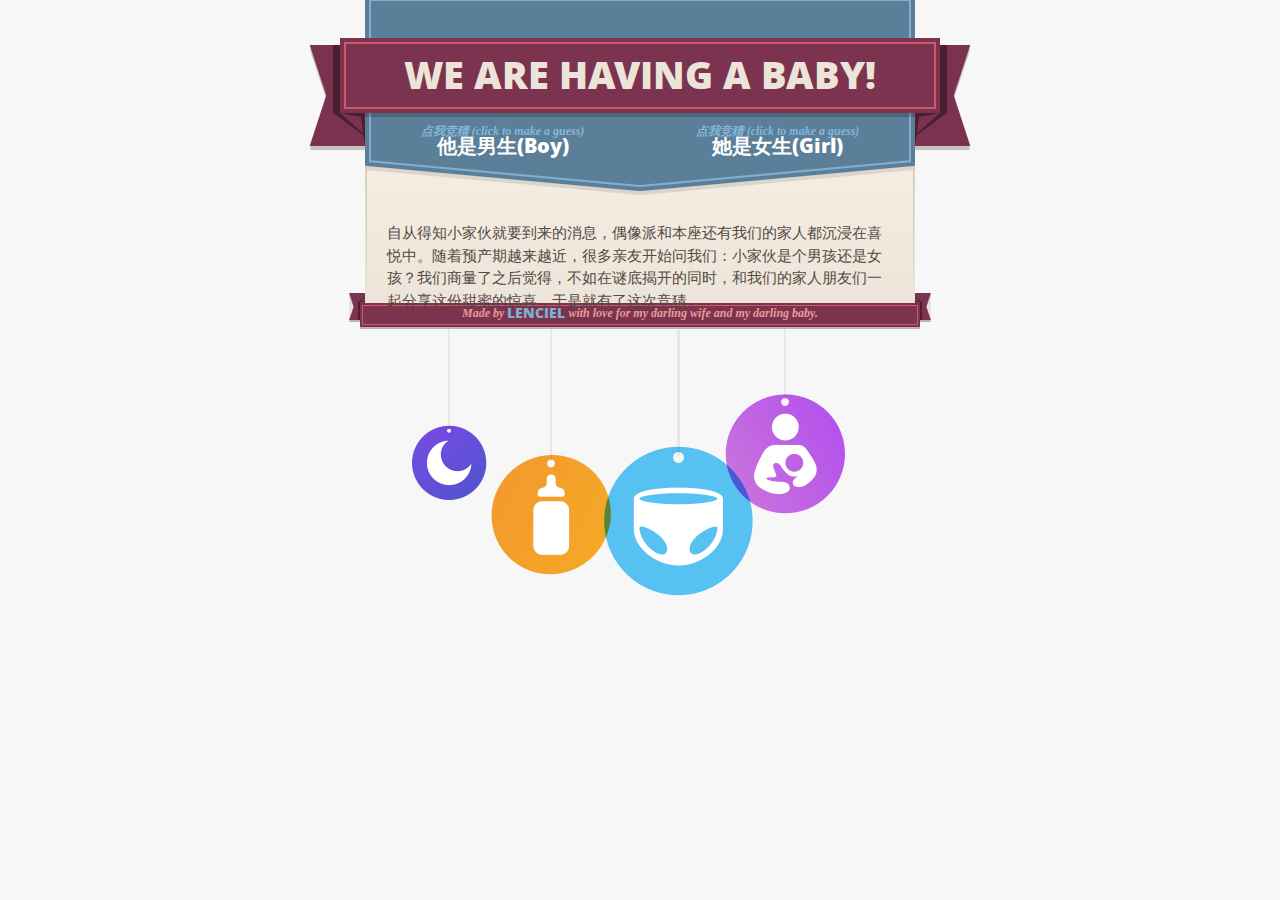
<file: index.html>
<!DOCTYPE html>
<html>
  <head>
    <meta charset='utf-8'>
    <meta http-equiv="X-UA-Compatible" content="chrome=1">
    <meta name="viewport" content="width=640" />

    <link rel="stylesheet" href="stylesheets/core.css" media="screen"/>
    <link rel="stylesheet" href="stylesheets/mobile.css" media="handheld, only screen and (max-device-width:640px)"/>
    <link rel="stylesheet" href="stylesheets/pygment_trac.css"/>
    <link rel="stylesheet" href="stylesheets/vex.css" />
    <link rel="stylesheet" href="stylesheets/vex-theme-os.css" />

    <script type="text/javascript" src="javascripts/modernizr.js"></script>
    <script type="text/javascript" src="javascripts/jquery.min.js"></script>
    <script type="text/javascript" src="javascripts/headsmart.min.js"></script>
    <script src="javascripts/vex.combined.min.js"></script>
    <script>vex.defaultOptions.className = 'vex-theme-os';</script>
    <script type="text/javascript" src="javascripts/main.js"></script>
    <script type="text/javascript">
    </script>
    <title>Baby-lottery by lenciel</title>
  </head>

  <body>
    <!--<a id="forkme_banner" href="https://github.com/lenciel/baby-lottery">View on GitHub</a>-->
    <div class="shell">

      <header>
        <span class="ribbon-outer">
          <span class="ribbon-inner">
            <!--<h1>我猜我猜我猜猜猜!</h1>-->
            <h1>We are having a baby!</h1>
            <h2></h2>
          </span>
          <span class="left-tail"></span>
          <span class="right-tail"></span>
        </span>
      </header>

      <section id="downloads">
        <span class="inner">
          <a href="#" class="boy"><em>点我竞猜 (click to make a guess)</em>他是男生(Boy)</a>
          <a href="#" class="girl"><em>点我竞猜 (click to make a guess)</em>她是女生(Girl)</a>
        </span>
      </section>


      <span class="banner-fix"></span>


      <section id="main_content">
        <p>自从得知小家伙就要到来的消息，偶像派和本座还有我们的家人都沉浸在喜悦中。随着预产期越来越近，很多亲友开始问我们：小家伙是个男孩还是女孩？我们商量了之后觉得，不如在谜底揭开的同时，和我们的家人朋友们一起分享这份甜蜜的惊喜，于是就有了这次竞猜。</p>
      </section>

      <footer>
        <span class="ribbon-outer">
          <span class="ribbon-inner">
            <p>Made by <a href="http://lenciel.cn">lenciel</a> with love for my darling wife and my darling baby.</p>
          </span>
          <span class="left-tail"></span>
          <span class="right-tail"></span>
        </span>
      </footer>

    </div>

    
  </body>
</html>
</file>
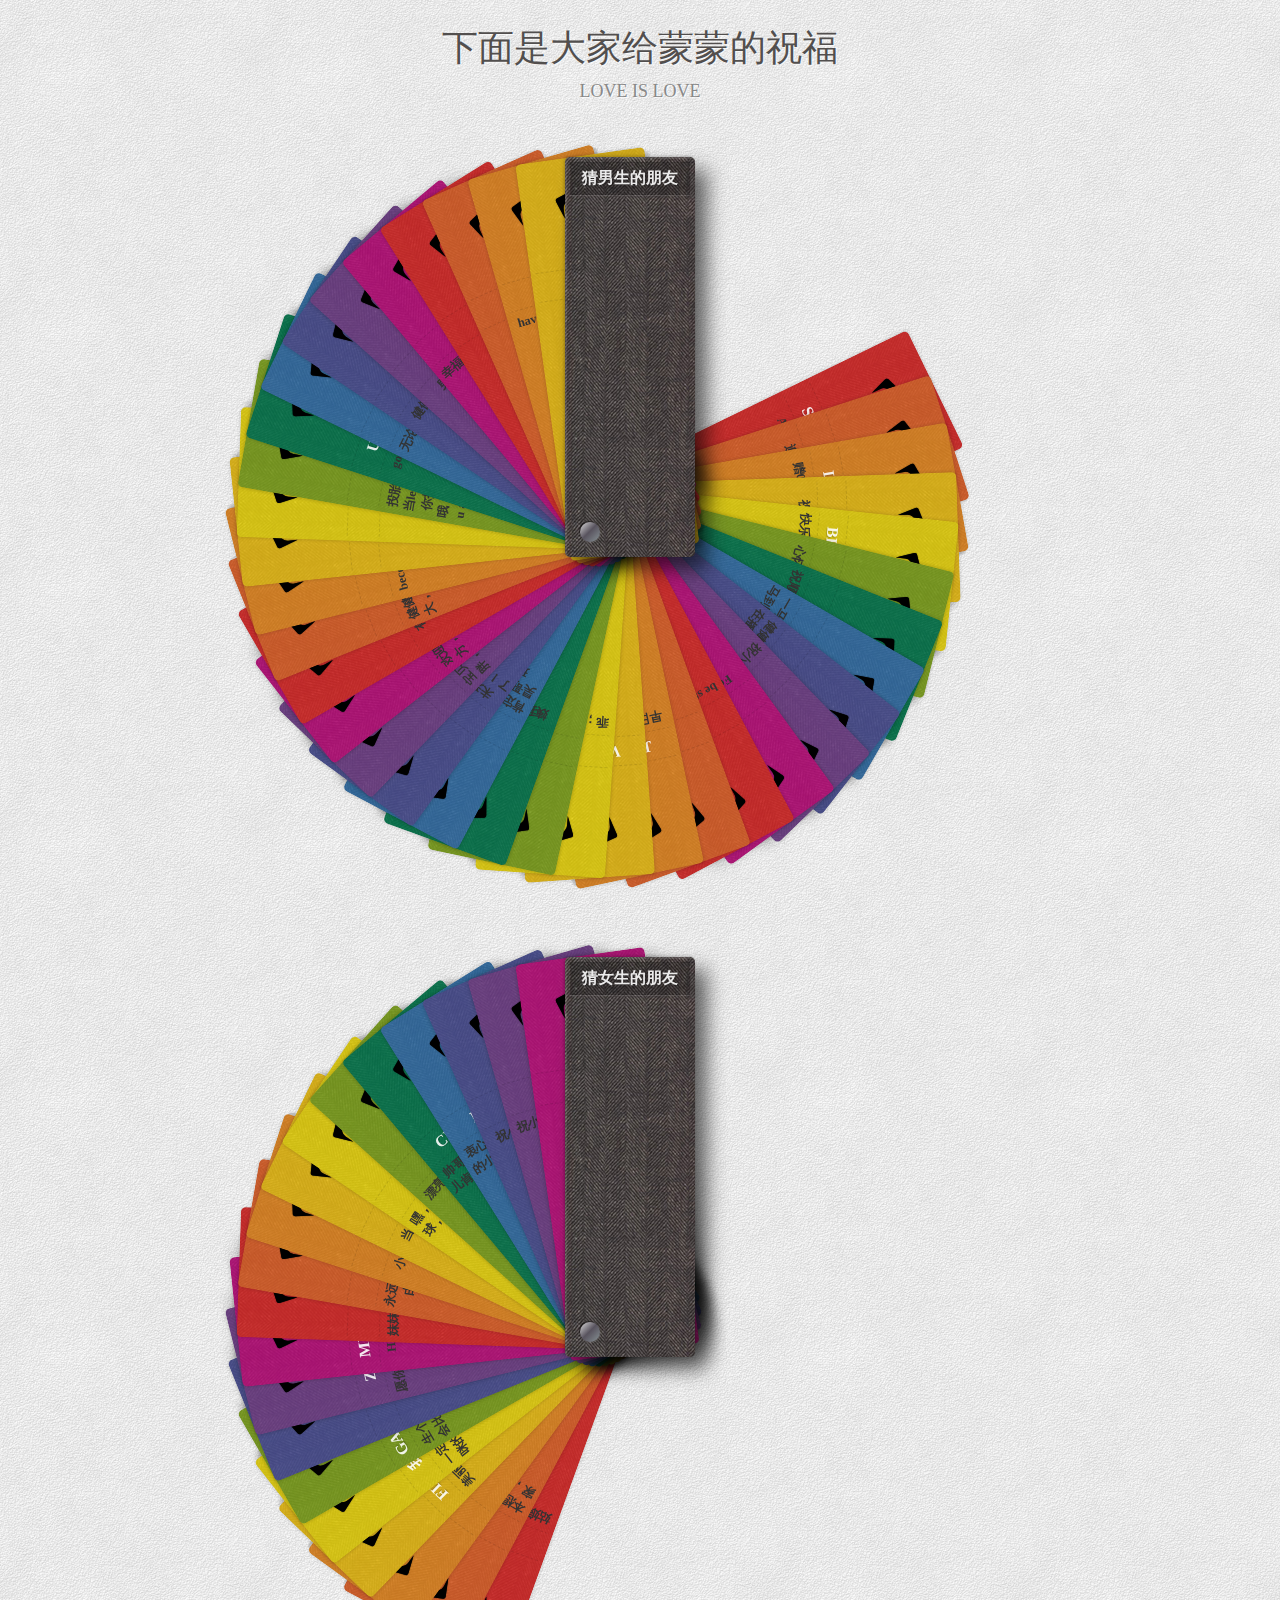
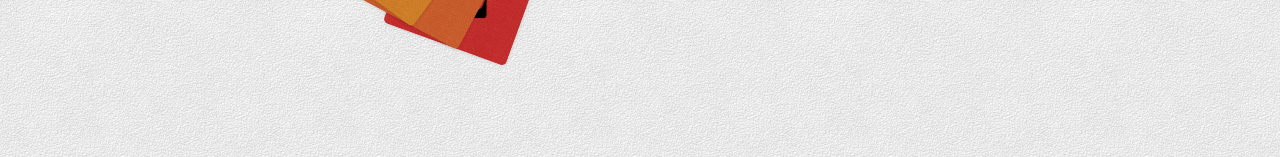
<file: all_greetings.html>
<!DOCTYPE html>
<html>
<head>

  <meta charset='utf-8'>
  <meta http-equiv="X-UA-Compatible" content="IE=edge,chrome=1">
  <meta http-equiv="Content-Type" content="text/html; charset=UTF-8">
  <meta name="description" content="Greetings for my baby">
  <meta name="author" content="lenciel">
  <!-- Set the viewport width to device width for mobile -->
  <meta name="viewport" content="width=640, initial-scale=1"/>

  <title>亲友祝福</title>

  <!-- CSS start Here-->
  
  <link rel="stylesheet" href="stylesheets/card.css">
  <link rel="stylesheet" href="stylesheets/style.css" />
  <!--<link href='http://fonts.googleapis.com/css?family=Open+Sans+Condensed:700,300,300italic' rel='stylesheet' type='text/css'>-->
  <script src="javascripts/modernizr_min.js"></script>
  <!--[if lte IE 8]><style>.main{display:none;} .support-note .note-ie{display:block;}</style><![endif]-->
  
  <!-- CSS end Here-->

  <!-- JS start Here-->
  
  <script src="javascripts/jquery.js"></script>
  <script src="javascripts/modernizr.js"></script>
  
  <!-- JS end Here-->
</head>

<body>
<!-- Content Wrapper start Here-->
<div class="container">
  <header>
    <h1>下面是大家给蒙蒙的祝福</h1>
    <h2>LOVE IS LOVE</h2>
  </header>
  <!-- Main Wrapper start Here-->
  <section class="main">
    <div id="sb-container" class="sb-container">
      <div class="color1">
        <span class="sb-icon icon-picture"></span>
        <h4><span>Smile Xu</span></h4>
        <h5><span>A football star is coming</span></h5>
      </div>
      <div class="color2">
        <span class="sb-icon icon-picture"></span>
        <h4><span>郭欢</span></h4>
        <h5><span>迎接第二足球代</span></h5>
      </div>
      <div class="color3">
        <span class="sb-icon icon-picture"></span>
        <h4><span>lethe3k</span></h4>
        <h5><span>赠0.1 ltc当满月礼物</span></h5>
      </div>
      <div class="color4">
        <span class="sb-icon icon-picture"></span>
        <h4><span>jerry</span></h4>
        <h5><span>祝宝宝聪明伶俐</span></h5>
      </div>
      <div class="color5">
        <span class="sb-icon icon-picture"></span>
        <h4><span>bergkamp</span></h4>
        <h5><span>快乐小基友一枚。健康快乐成长。</span></h5>
      </div>
      <div class="color6">
        <span class="sb-icon icon-picture"></span>
        <h4><span>李思阳</span></h4>
        <h5><span>心怀梦想，快乐成长</span></h5>
      </div>
      <div class="color7">
        <span class="sb-icon icon-picture"></span>
        <h4><span>Ivy</span></h4>
        <h5><span>祝顺利生产！平安，喜乐！</span></h5>
      </div>
      <div class="color8">
        <span class="sb-icon icon-picture"></span>
        <h4><span>Loren</span></h4>
        <h5><span>一马当先，马不停蹄，马到成功，小马过河。</span></h5>
      </div>
      <div class="color9">
        <span class="sb-icon icon-picture"></span>
        <h4><span>亮宅</span></h4>
        <h5><span>健健康康，快快乐乐。在摇篮里最爱做的动作是脚向前踢。</span></h5>
      </div>
      <div class="color10">
        <span class="sb-icon icon-picture"></span>
        <h4><span>蛐蛐</span></h4>
        <h5><span>祝小宝宝健康可爱～！</span></h5>
      </div>
      <div class="color11">
        <span class="sb-icon icon-picture"></span>
        <h4><span>Annie</span></h4>
        <h5><span>Football together</span></h5>
      </div>

      <div class="color1">
        <span class="sb-icon icon-picture"></span>
        <h4><span>宇哥</span></h4>
        <h5><span>be strong, be smart, be rich!</span></h5>
      </div>
      <div class="color2">
        <span class="sb-icon icon-picture"></span>
        <h4><span>濮雪</span></h4>
        <h5><span>好基友快出来</span></h5>
      </div>
      <div class="color3">
        <span class="sb-icon icon-picture"></span>
        <h4><span>jerrard</span></h4>
        <h5><span>早日学会看球和踢球</span></h5>
      </div>
      <div class="color4">
        <span class="sb-icon icon-picture"></span>
        <h4><span>wincent</span></h4>
        <h5><span>健康快乐</span></h5>
      </div>
      <div class="color5">
        <span class="sb-icon icon-picture"></span>
        <h4><span>睡不着</span></h4>
        <h5><span>乖；喊你们爸爸把奖发给叔叔哈</span></h5>
      </div>
      <div class="color6">
        <span class="sb-icon icon-picture"></span>
        <h4><span>Candy</span></h4>
        <h5><span>帅到爆</span></h5>
      </div>
      <div class="color7">
        <span class="sb-icon icon-picture"></span>
        <h4><span>Ta姨</span></h4>
        <h5><span>姨我掐指一算很灵的</span></h5>
      </div>
      <div class="color8">
        <span class="sb-icon icon-picture"></span>
        <h4><span>小黄</span></h4>
        <h5><span>肯定要生个男孩来传承昊哥的衣钵撒，将李氏球技发扬光大！</span></h5>
      </div>
      <div class="color9">
        <span class="sb-icon icon-picture"></span>
        <h4><span>john</span></h4>
        <h5><span>未来的中场核心诞生了！还差个前锋跟后卫</span></h5>
      </div>
      <div class="color10">
        <span class="sb-icon icon-picture"></span>
        <h4><span>肖QQ</span></h4>
        <h5><span>宝贝，希望你白白又胖胖，健健康康，遗传到父母的优点。</span></h5>
      </div>
      <div class="color11">
        <span class="sb-icon icon-picture"></span>
        <h4><span>Effie</span></h4>
        <h5><span>欢迎小朋友来到同个地方，要健康成长，开开心心哦</span></h5>
      </div>

      <div class="color1">
        <span class="sb-icon icon-picture"></span>
        <h4><span>Tom</span></h4>
        <h5><span>有其母必有其子</span></h5>
      </div>
      <div class="color2">
        <span class="sb-icon icon-picture"></span>
        <h4><span>DD</span></h4>
        <h5><span>健健康康、开开心心长大，hacker or soccerer as his wish</span></h5>
      </div>
      <div class="color3">
        <span class="sb-icon icon-picture"></span>
        <h4><span>华叔叔</span></h4>
        <h5><span>become a football star in the future</span></h5>
      </div>
      <div class="color4">
        <span class="sb-icon icon-picture"></span>
        <h4><span>LDL</span></h4>
        <h5><span>身心健康</span></h5>
      </div>
      <div class="color5">
        <span class="sb-icon icon-picture"></span>
        <h4><span>恩恩</span></h4>
        <h5><span>母子平安</span></h5>
      </div>
      <div class="color6">
        <span class="sb-icon icon-picture"></span>
        <h4><span>马遥</span></h4>
        <h5><span>投胎是门技术活，投胎当lenciel的baby，说明你技术ganggang的好哦，阿姨看好你，wish u all the best，么么大^_^</span></h5>
      </div>
      <div class="color7">
        <span class="sb-icon icon-picture"></span>
        <h4><span>useydog</span></h4>
        <h5><span>good boy! look like footballstar</span></h5>
      </div>
      <div class="color8">
        <span class="sb-icon icon-picture"></span>
        <h4><span>秦涛</span></h4>
        <h5><span>无论生儿生女，都是福气</span></h5>
      </div>
      <div class="color9">
        <span class="sb-icon icon-picture"></span>
        <h4><span>Amy</span></h4>
        <h5><span>健健康康快快乐乐成长！</span></h5>
      </div>
      <div class="color10">
        <span class="sb-icon icon-picture"></span>
        <h4><span>周妈</span></h4>
        <h5><span>男孩好结亲啊！</span></h5>
      </div>
      <div class="color11">
        <span class="sb-icon icon-picture"></span>
        <h4><span>xcl</span></h4>
        <h5><span>幸福快乐，健康成长！</span></h5>
      </div>

      <div class="color1">
        <span class="sb-icon icon-picture"></span>
        <h4><span>周峰</span></h4>
        <h5><span>Best wishes!</span></h5>
      </div>
      <div class="color2">
        <span class="sb-icon icon-picture"></span>
        <h4><span>丁睿</span></h4>
        <h5><span>oh,luckdog</span></h5>
      </div>
      <div class="color3">
        <span class="sb-icon icon-picture"></span>
        <h4><span>Star</span></h4>
        <h5><span>have a wonderful life</span></h5>
      </div>
      <div class="color4">
        <span class="sb-icon icon-picture"></span>
        <h4><span>Jennie</span></h4>
        <h5><span>茁壮!</span></h5>
      </div>
      <div>
        <h4><span>猜男生的朋友</span></h4>
      </div>
    </div>
    <!-- sb-container -->
    <div id="sb-container2" class="sb-container">
      <div class="color1">
        <span class="sb-icon icon-picture"></span>
        <h4><span>lica</span></h4>
        <h5><span>姑娘，千万要长得像你娘！</span></h5>
      </div>
      <div class="color2">
        <span class="sb-icon icon-picture"></span>
        <h4><span>雪豆</span></h4>
        <h5><span>本想猜儿可以预定个亲家，哈哈哈还是女几率大xi</span></h5>
      </div>
      <div class="color3">
        <span class="sb-icon icon-picture"></span>
        <h4><span>Rudey</span></h4>
        <h5><span>Hello world</span></h5>
      </div>
      <div class="color4">
        <span class="sb-icon icon-picture"></span>
        <h4><span>finetouch</span></h4>
        <h5><span>美丽，健康，充满自信和勇气！</span></h5>
      </div>
      <div class="color5">
        <span class="sb-icon icon-picture"></span>
        <h4><span>我才是柳柳</span></h4>
        <h5><span>一定是位有着偶像派妈咪的美丽和爹地智慧滴小公主^_^</span></h5>
      </div>
      <div class="color6">
        <span class="sb-icon icon-picture"></span>
        <h4><span>gaozengcheng</span></h4>
        <h5><span>生个女儿像妈妈，恩，会比较漂亮。还有预产期几号</span></h5>
      </div>
      <div class="color9">
        <span class="sb-icon icon-picture"></span>
        <h4><span>194</span></h4>
        <h5><span>快长大</span></h5>
      </div>
      <div class="color10">
        <span class="sb-icon icon-picture"></span>
        <h4><span>Zhang Yi</span></h4>
        <h5><span>愿你在这个世界活的舒坦，但不无聊</span></h5>
      </div>
      <div class="color11">
        <span class="sb-icon icon-picture"></span>
        <h4><span>meltedice</span></h4>
        <h5><span>Happy everyday!</span></h5>
      </div>

      <div class="color1">
        <span class="sb-icon icon-picture"></span>
        <h4><span>龚叔叔</span></h4>
        <h5><span>妹妹；叔叔把姐姐玩具给你哈</span></h5>
      </div>
      <div class="color2">
        <span class="sb-icon icon-picture"></span>
        <h4><span>Ryan</span></h4>
        <h5><span>永远是巴比妈咪身边自由快乐的小公主</span></h5>
      </div>
      <div class="color3">
        <span class="sb-icon icon-picture"></span>
        <h4><span>马哥</span></h4>
        <h5><span>小美女快快长大哦</span></h5>
      </div>
      <div class="color4">
        <span class="sb-icon icon-picture"></span>
        <h4><span>Eagle</span></h4>
        <h5><span>当个爸妈的好棉袄</span></h5>
      </div>
      <div class="color5">
        <span class="sb-icon icon-picture"></span>
        <h4><span>杨小贱</span></h4>
        <h5><span>嘿，小美女欢迎来到地球，你要健康快乐的成长！</span></h5>
      </div>
      <div class="color6">
        <span class="sb-icon icon-picture"></span>
        <h4><span>Linda</span></h4>
        <h5><span>漂亮似妈妈，聪明跟爸爸。</span></h5>
      </div>
      <div class="color7">
        <span class="sb-icon icon-picture"></span>
        <h4><span>Christine</span></h4>
        <h5><span>帅哥老爸美女妈咪的女儿肯定是个大美人胚子</span></h5>
      </div>
      <div class="color8">
        <span class="sb-icon icon-picture"></span>
        <h4><span>Brandy</span></h4>
        <h5><span>衷心祝福即将降临人世的小天使小公主健康快乐！！</span></h5>
      </div>
      <div class="color9">
        <span class="sb-icon icon-picture"></span>
        <h4><span>靠得住</span></h4>
        <h5><span>祝小公主健康茁壮成长！</span></h5>
      </div>
      <div class="color10">
        <span class="sb-icon icon-picture"></span>
        <h4><span>廖健</span></h4>
        <h5><span>祝小公主天天开心，幸福快乐！</span></h5>
      </div>
      <div class="color11">
        <span class="sb-icon icon-picture"></span>
        <h4><span>杨叔叔</span></h4>
        <h5><span>hi,baby.</span></h5>
      </div>
      <div>
        <h4><span>猜女生的朋友</span></h4>
      </div>
    </div>
  </section>
  <!-- Main Wrapper end Here-->
</div>
<!-- Content Wrapper end Here-->

<!-- JS start Here-->

  <script src="javascripts/jquery.swatchbook.js"></script>
  <script type="text/javascript">
    $(function() {

      $( '#sb-container' ).swatchbook({center:37});
      $( '#sb-container2' ).swatchbook({center:20});

    });
  </script>

<!-- JS end Here-->
</body>
</html>
</file>
<file: stylesheets/core.css>
@import url("screen.css");
@import url("non-screen.css") handheld;
@import url("non-screen.css") only screen and (max-device-width:640px);
</file>
<file: stylesheets/mobile.css>
/* Generated by Font Squirrel (http://www.fontsquirrel.com) on February 9, 2012 */


@font-face {
  font-family: 'Open Sans';
  src: url('../fonts/opensans-regular-webfont.eot');
  src: url('../fonts/opensans-regular-webfont.eot?#iefix') format('embedded-opentype'),
       url('../fonts/opensans-regular-webfont.woff') format('woff'),
       url('../fonts/opensans-regular-webfont.ttf') format('truetype'),
       url('../fonts/opensans-regular-webfont.svg#OpenSansRegular') format('svg');
  font-weight: normal;
  font-style: normal;
}

@font-face {
  font-family: 'Open Sans';
  src: url('../fonts/opensans-italic-webfont.eot');
  src: url('../fonts/opensans-italic-webfont.eot?#iefix') format('embedded-opentype'),
       url('../fonts/opensans-italic-webfont.woff') format('woff'),
       url('../fonts/opensans-italic-webfont.ttf') format('truetype'),
       url('../fonts/opensans-italic-webfont.svg#OpenSansItalic') format('svg');
  font-weight: normal;
  font-style: italic;
}

@font-face {
  font-family: 'Open Sans';
  src: url('../fonts/opensans-bold-webfont.eot');
  src: url('../fonts/opensans-bold-webfont.eot?#iefix') format('embedded-opentype'),
       url('../fonts/opensans-bold-webfont.woff') format('woff'),
       url('../fonts/opensans-bold-webfont.ttf') format('truetype'),
       url('../fonts/opensans-bold-webfont.svg#OpenSansBold') format('svg');
  font-weight: bold;
  font-style: normal;
}

@font-face {
  font-family: 'Open Sans';
  src: url('../fonts/opensans-bolditalic-webfont.eot');
  src: url('../fonts/opensans-bolditalic-webfont.eot?#iefix') format('embedded-opentype'),
       url('../fonts/opensans-bolditalic-webfont.woff') format('woff'),
       url('../fonts/opensans-bolditalic-webfont.ttf') format('truetype'),
       url('../fonts/opensans-bolditalic-webfont.svg#OpenSansBoldItalic') format('svg');
  font-weight: bold;
  font-style: italic;
}

@font-face {
  font-family: 'Open Sans';
  src: url('../fonts/opensans-extrabold-webfont.eot');
  src: url('../fonts/opensans-extrabold-webfont.eot?#iefix') format('embedded-opentype'),
       url('../fonts/opensans-extrabold-webfont.woff') format('woff'),
       url('../fonts/opensans-extrabold-webfont.ttf') format('truetype'),
       url('../fonts/opensans-extrabold-webfont.svg#OpenSansExtrabold') format('svg');
  font-weight: bolder;
  font-style: normal;
}


/* http://meyerweb.com/eric/tools/css/reset/ 
   v2.0 | 20110126
   License: none (public domain)
*/

html, body, div, span, applet, object, iframe,
h1, h2, h3, h4, h5, h6, p, blockquote, pre,
a, abbr, acronym, address, big, cite, code,
del, dfn, em, img, ins, kbd, q, s, samp,
small, strike, strong, sub, sup, tt, var,
b, u, i, center,
dl, dt, dd, ol, ul, li,
fieldset, form, label, legend,
table, caption, tbody, tfoot, thead, tr, th, td,
article, aside, canvas, details, embed, 
figure, figcaption, footer, header, hgroup, 
menu, nav, output, ruby, section, summary,
time, mark, audio, video {
  margin: 0;
  padding: 0;
  border: 0;
  font-size: 100%;
  font: inherit;
  vertical-align: baseline;
}
/* HTML5 display-role reset for older browsers */
article, aside, details, figcaption, figure, 
footer, header, hgroup, menu, nav, section {
  display: block;
}
body {
  line-height: 1;
}
ol, ul {
  list-style: none;
}
blockquote, q {
  quotes: none;
}
blockquote:before, blockquote:after,
q:before, q:after {
  content: '';
  content: none;
}
table {
  border-collapse: collapse;
  border-spacing: 0;
}

header, footer, section {
  display: block;
  position: relative;
}

/* STYLES */

div.shell {
  display: block;
  width: 640px;
  margin: 0 auto;
}

a#forkme_banner {
  display: none;
}

/* header */

header {
  position: relative;
  z-index: 2;
  margin: 0;
  max-width: 640px;
  top: 51px;
}

header span.ribbon-inner {
  position: relative;
  display: block;
  background-color: #cd596b;
  border: 8px solid #7c334f;
  padding: 6px;
  z-index: 1;
}

header span.left-tail, header span.right-tail {
  position: relative;
  display: block;
  width: 19px;
  height: 10px;
  background: transparent url(../images/ribbon-tail-sprite-2x.png) 0 0 no-repeat;
  position: absolute;
  bottom: -10px;
  z-index: 0;
}

header span.left-tail {
  background-position: 0 0;
  left: 0;
}

header span.right-tail {
  background-position: -19px 0;
  right: 0;
}

header h1 {
  background-color: #7c334f;
  font-size: 2em;
  font-weight: bolder;
  font-style: normal;
  text-transform: uppercase;
  color: #ece4d8;
  text-align: center;
  line-height:1;  
  padding: 14px 20px 0;
}

header h2 {
  background-color: #7c334f;
  font: bold italic .85em/1.5 Georgia, Times, “Times New Roman”, serif;
  color: #e69b95;
  padding-bottom: 14px;
  margin-top: -3px;
  text-align: center;
}

section#downloads {
  position: relative;
  display: block;
  height: 171px;
  width: 602px;
  padding-bottom: 150px;
  margin: 51px auto -250px;
  z-index: 1;
  background: transparent url(../images/shield.png) center 0 no-repeat;
}

section#downloads a {
  display: none;
}

span.banner-fix {
  background: transparent url(../images/shield-fallback.png) center top no-repeat;
  display: block;
  height: 31px;
  position: absolute;
  width: 640px;
  top: 20px;

}

section#main_content {
  z-index: 2;
  padding: 20px 40px 0;
  min-height:185px;
}

/* footer */

footer {
  background: none;
  padding-top: 104px;
  margin: -94px auto 40px;
  max-width:640px;
  text-align: center;
}

footer span.ribbon-outer {
  display: block;
  position: relative;
  border-bottom: 2px solid #bdb6ad;
}

footer span.ribbon-inner {
  position: relative;
  display: block;
  background-color: #cd596b;
  border: 8px solid #7c334f;
  padding: 6px;
  z-index: 1;
}

footer p {
  font-family: 'Open Sans', sans-serif;
  font-weight: bold;
  font-size: .6em;
  color: #8b786f;
}

footer a {
  color: #cd596b;
}

footer span.ribbon-inner p {
  background-color: #7c334f;
  margin: 0;
  color: #e69b95;
  font: bold italic 22px/1 Georgia, Times, “Times New Roman”, serif;
  height: auto;
  line-height: 1.1;
  padding: 20px 0px 10px;
}

footer span.ribbon-inner a {
  display: block;
  position: relative;
  bottom: 0;
  color: #7eb0d2;
  font-family: 'Open Sans', sans-serif;
  text-transform: uppercase;
  font-style: normal;
  font-weight: bolder;
  font-size: 38px;
  padding-bottom: 10px;
}

footer span.ribbon-inner a:hover {
  color: #7eb0d2;
}

footer span.left-tail, footer span.right-tail {
  position: relative;
  display: block;
  width: 23px;
  height: 126px;
  background: transparent url(../images/small-ribbon-tail-sprite-2x.png) 0 0 no-repeat;
  position: absolute;
  top: -126px;
  z-index: 0;
}

footer span.left-tail {
  background-position: 0 0;
  left: 0;
}

footer span.right-tail {
  background-position: -23px 0;
  right: 0;
}

footer span.octocat {
  background: transparent url(../images/octocat-2x.png) 0 0 no-repeat;
  display: block;
  width: 60px;
  height: 60px;
  margin: 20px auto 0;}

/* content */

body {
  background: #ece4d8;
  font: normal normal 30px/1.5 Georgia, Palatino,” Palatino Linotype”, Times, “Times New Roman”, serif;
  color: #544943;
  -webkit-font-smoothing: antialiased;
}

a, a:hover {
  color: #417090;
}

a {
  text-decoration: none;
}

a:hover {
  text-decoration: underline;
}

h1,h2,h3,h4,h5,h6 {
  font-family: 'Open Sans', sans-serif;
  font-weight: bold;
}

p {
  margin: .7em 0 0;
}

strong {
  font-weight: bold;
}

em {
  font-style: italic;
}

ol {
  margin: .7em 0;
  list-style-type: decimal;
  padding-left: 1.35em;
}

ul {
  margin: .7em 0;
  padding-left: 1.35em;
}

ul li {
  padding-left: 20px;
  background: transparent url(../images/chevron-2x.png) left 15px no-repeat;
}

blockquote {
  font-family: 'Open Sans', sans-serif;
  margin: 20px 0;
  color: #8b786f;
  padding-left: 1.35em;
  background: transparent url('../images/blockquote-gfx-2x.png') 0 8px no-repeat;
}

img {
  -webkit-box-shadow: 0px 4px 0px #bdb6ad;
  -moz-box-shadow: 0px 4px 0px #bdb6ad;
  box-shadow: 0px 4px 0px #bdb6ad;
  border: 4px solid #fff6e9;
  max-width: 556px;
}

hr {
  border: none;
  outline: none;
  height: 42px;
  background: transparent url('../images/hr-2x.jpg') center center repeat-x;
  margin: 0 0 20px;
}

code {
  background: #fff6e9;
  font: normal normal .9em/1.7 "Lucida Sans Typewriter", "Lucida Console", Monaco, "Bitstream Vera Sans Mono", monospace;
  padding: 0 5px 1px;
}

pre {
  margin: 10px 0 20px;
  padding: .7em;
  background: #fff6e9;
  border-bottom: 4px solid #bdb6ad;
  font: normal normal .9em/1.7 "Lucida Sans Typewriter", "Lucida Console", Monaco, "Bitstream Vera Sans Mono", monospace;
  overflow: auto;
}

table {
  background: #fff6e9;
  display: table;
  width: 100%;
  border-collapse: separate;
  border-bottom: 4px solid #bdb6ad;
  margin: 10px 0;
}

tr {
  display: table-row;
}

th {
  display: table-cell;
  padding: 2px 10px;
  border: solid #ece4d8;
  border-width: 0 4px 4px 0;
  color: #cd596b;
  font-family: 'Open Sans', sans-serif;
  font-weight: bold;
  font-size: .85em;
}

td {
  display: table-cell;
  padding: 0 .7em;
  border: solid #ece4d8;
  border-width: 0 4px 4px 0;
}

td:last-child, th:last-child {
  border-right: none;
}

tr:last-child td {
  border-bottom: none;
}

dl {
  margin: .7em 0 20px;
}

dt {
  font-family: 'Open Sans', sans-serif;
  font-weight: bold;
}

dd {
  padding-left: 1.35em;
}

dd p:first-child {
  margin-top: 0;
}

/* Content based headers */

#main_content > .header-level-1:first-child,
#main_content > .header-level-2:first-child,
#main_content > .header-level-3:first-child,
#main_content > .header-level-4:first-child,
#main_content > .header-level-5:first-child,
#main_content > .header-level-6:first-child {
  margin-top: 0;
}

.header-level-1 {
  font-size: 1.85em;
  border-bottom: .2em double #d3ccc1;
  color: #7c334f;
  text-align: center;
  font-style: italic;
  margin: 1.1em 0 .38em;
  line-height: 1.2;
  padding-bottom: 10px
}

.header-level-2 {
  font-size: 1.58em;
  color: #7c334f;
  margin: .95em 0 .5em;
  border-bottom: .1em solid #D3CCC1;
  line-height: 1.2;
  padding-bottom: 10px
}

.header-level-3 {
  margin: 20px 0 10px;
  font-size: 1.45em;
}

.header-level-4 {
  margin: .6em 0;
  font-size: 1.2em;
  color: #cd596b;
}

.header-level-5 {
  margin: .7em 0;
  font-size: 1em;
  color: #8b786f;
}

.header-level-6 {
  margin: .8em 0;
  font-size: .85em;
  font-style: italic;
}
</file>
<file: stylesheets/pygment_trac.css>
.highlight  { background: #ffffff; }
.highlight .c { color: #999988; font-style: italic } /* Comment */
.highlight .err { color: #a61717; background-color: #e3d2d2 } /* Error */
.highlight .k { font-weight: bold } /* Keyword */
.highlight .o { font-weight: bold } /* Operator */
.highlight .cm { color: #999988; font-style: italic } /* Comment.Multiline */
.highlight .cp { color: #999999; font-weight: bold } /* Comment.Preproc */
.highlight .c1 { color: #999988; font-style: italic } /* Comment.Single */
.highlight .cs { color: #999999; font-weight: bold; font-style: italic } /* Comment.Special */
.highlight .gd { color: #000000; background-color: #ffdddd } /* Generic.Deleted */
.highlight .gd .x { color: #000000; background-color: #ffaaaa } /* Generic.Deleted.Specific */
.highlight .ge { font-style: italic } /* Generic.Emph */
.highlight .gr { color: #aa0000 } /* Generic.Error */
.highlight .gh { color: #999999 } /* Generic.Heading */
.highlight .gi { color: #000000; background-color: #ddffdd } /* Generic.Inserted */
.highlight .gi .x { color: #000000; background-color: #aaffaa } /* Generic.Inserted.Specific */
.highlight .go { color: #888888 } /* Generic.Output */
.highlight .gp { color: #555555 } /* Generic.Prompt */
.highlight .gs { font-weight: bold } /* Generic.Strong */
.highlight .gu { color: #800080; font-weight: bold; } /* Generic.Subheading */
.highlight .gt { color: #aa0000 } /* Generic.Traceback */
.highlight .kc { font-weight: bold } /* Keyword.Constant */
.highlight .kd { font-weight: bold } /* Keyword.Declaration */
.highlight .kn { font-weight: bold } /* Keyword.Namespace */
.highlight .kp { font-weight: bold } /* Keyword.Pseudo */
.highlight .kr { font-weight: bold } /* Keyword.Reserved */
.highlight .kt { color: #445588; font-weight: bold } /* Keyword.Type */
.highlight .m { color: #009999 } /* Literal.Number */
.highlight .s { color: #d14 } /* Literal.String */
.highlight .na { color: #008080 } /* Name.Attribute */
.highlight .nb { color: #0086B3 } /* Name.Builtin */
.highlight .nc { color: #445588; font-weight: bold } /* Name.Class */
.highlight .no { color: #008080 } /* Name.Constant */
.highlight .ni { color: #800080 } /* Name.Entity */
.highlight .ne { color: #990000; font-weight: bold } /* Name.Exception */
.highlight .nf { color: #990000; font-weight: bold } /* Name.Function */
.highlight .nn { color: #555555 } /* Name.Namespace */
.highlight .nt { color: #000080 } /* Name.Tag */
.highlight .nv { color: #008080 } /* Name.Variable */
.highlight .ow { font-weight: bold } /* Operator.Word */
.highlight .w { color: #bbbbbb } /* Text.Whitespace */
.highlight .mf { color: #009999 } /* Literal.Number.Float */
.highlight .mh { color: #009999 } /* Literal.Number.Hex */
.highlight .mi { color: #009999 } /* Literal.Number.Integer */
.highlight .mo { color: #009999 } /* Literal.Number.Oct */
.highlight .sb { color: #d14 } /* Literal.String.Backtick */
.highlight .sc { color: #d14 } /* Literal.String.Char */
.highlight .sd { color: #d14 } /* Literal.String.Doc */
.highlight .s2 { color: #d14 } /* Literal.String.Double */
.highlight .se { color: #d14 } /* Literal.String.Escape */
.highlight .sh { color: #d14 } /* Literal.String.Heredoc */
.highlight .si { color: #d14 } /* Literal.String.Interpol */
.highlight .sx { color: #d14 } /* Literal.String.Other */
.highlight .sr { color: #009926 } /* Literal.String.Regex */
.highlight .s1 { color: #d14 } /* Literal.String.Single */
.highlight .ss { color: #990073 } /* Literal.String.Symbol */
.highlight .bp { color: #999999 } /* Name.Builtin.Pseudo */
.highlight .vc { color: #008080 } /* Name.Variable.Class */
.highlight .vg { color: #008080 } /* Name.Variable.Global */
.highlight .vi { color: #008080 } /* Name.Variable.Instance */
.highlight .il { color: #009999 } /* Literal.Number.Integer.Long */

.type-csharp .highlight .k { color: #0000FF }
.type-csharp .highlight .kt { color: #0000FF }
.type-csharp .highlight .nf { color: #000000; font-weight: normal }
.type-csharp .highlight .nc { color: #2B91AF }
.type-csharp .highlight .nn { color: #000000 }
.type-csharp .highlight .s { color: #A31515 }
.type-csharp .highlight .sc { color: #A31515 }
</file>
<file: stylesheets/vex.css>
@keyframes vex-fadein {
  /* line 9, ../sass/_keyframes.sass */
  0% {
    opacity: 0;
  }

  /* line 11, ../sass/_keyframes.sass */
  100% {
    opacity: 1;
  }
}

@-webkit-keyframes vex-fadein {
  /* line 9, ../sass/_keyframes.sass */
  0% {
    opacity: 0;
  }

  /* line 11, ../sass/_keyframes.sass */
  100% {
    opacity: 1;
  }
}

@-moz-keyframes vex-fadein {
  /* line 9, ../sass/_keyframes.sass */
  0% {
    opacity: 0;
  }

  /* line 11, ../sass/_keyframes.sass */
  100% {
    opacity: 1;
  }
}

@-ms-keyframes vex-fadein {
  /* line 9, ../sass/_keyframes.sass */
  0% {
    opacity: 0;
  }

  /* line 11, ../sass/_keyframes.sass */
  100% {
    opacity: 1;
  }
}

@-o-keyframes vex-fadein {
  /* line 9, ../sass/_keyframes.sass */
  0% {
    opacity: 0;
  }

  /* line 11, ../sass/_keyframes.sass */
  100% {
    opacity: 1;
  }
}

@keyframes vex-fadeout {
  /* line 16, ../sass/_keyframes.sass */
  0% {
    opacity: 1;
  }

  /* line 18, ../sass/_keyframes.sass */
  100% {
    opacity: 0;
  }
}

@-webkit-keyframes vex-fadeout {
  /* line 16, ../sass/_keyframes.sass */
  0% {
    opacity: 1;
  }

  /* line 18, ../sass/_keyframes.sass */
  100% {
    opacity: 0;
  }
}

@-moz-keyframes vex-fadeout {
  /* line 16, ../sass/_keyframes.sass */
  0% {
    opacity: 1;
  }

  /* line 18, ../sass/_keyframes.sass */
  100% {
    opacity: 0;
  }
}

@-ms-keyframes vex-fadeout {
  /* line 16, ../sass/_keyframes.sass */
  0% {
    opacity: 1;
  }

  /* line 18, ../sass/_keyframes.sass */
  100% {
    opacity: 0;
  }
}

@-o-keyframes vex-fadeout {
  /* line 16, ../sass/_keyframes.sass */
  0% {
    opacity: 1;
  }

  /* line 18, ../sass/_keyframes.sass */
  100% {
    opacity: 0;
  }
}

@keyframes vex-rotation {
  /* line 95, ../sass/_keyframes.sass */
  0% {
    transform: rotate(0deg);
    -webkit-transform: rotate(0deg);
    -moz-transform: rotate(0deg);
    -ms-transform: rotate(0deg);
    -o-transform: rotate(0deg);
  }

  /* line 97, ../sass/_keyframes.sass */
  100% {
    transform: rotate(359deg);
    -webkit-transform: rotate(359deg);
    -moz-transform: rotate(359deg);
    -ms-transform: rotate(359deg);
    -o-transform: rotate(359deg);
  }
}

@-webkit-keyframes vex-rotation {
  /* line 95, ../sass/_keyframes.sass */
  0% {
    transform: rotate(0deg);
    -webkit-transform: rotate(0deg);
    -moz-transform: rotate(0deg);
    -ms-transform: rotate(0deg);
    -o-transform: rotate(0deg);
  }

  /* line 97, ../sass/_keyframes.sass */
  100% {
    transform: rotate(359deg);
    -webkit-transform: rotate(359deg);
    -moz-transform: rotate(359deg);
    -ms-transform: rotate(359deg);
    -o-transform: rotate(359deg);
  }
}

@-moz-keyframes vex-rotation {
  /* line 95, ../sass/_keyframes.sass */
  0% {
    transform: rotate(0deg);
    -webkit-transform: rotate(0deg);
    -moz-transform: rotate(0deg);
    -ms-transform: rotate(0deg);
    -o-transform: rotate(0deg);
  }

  /* line 97, ../sass/_keyframes.sass */
  100% {
    transform: rotate(359deg);
    -webkit-transform: rotate(359deg);
    -moz-transform: rotate(359deg);
    -ms-transform: rotate(359deg);
    -o-transform: rotate(359deg);
  }
}

@-ms-keyframes vex-rotation {
  /* line 95, ../sass/_keyframes.sass */
  0% {
    transform: rotate(0deg);
    -webkit-transform: rotate(0deg);
    -moz-transform: rotate(0deg);
    -ms-transform: rotate(0deg);
    -o-transform: rotate(0deg);
  }

  /* line 97, ../sass/_keyframes.sass */
  100% {
    transform: rotate(359deg);
    -webkit-transform: rotate(359deg);
    -moz-transform: rotate(359deg);
    -ms-transform: rotate(359deg);
    -o-transform: rotate(359deg);
  }
}

@-o-keyframes vex-rotation {
  /* line 95, ../sass/_keyframes.sass */
  0% {
    transform: rotate(0deg);
    -webkit-transform: rotate(0deg);
    -moz-transform: rotate(0deg);
    -ms-transform: rotate(0deg);
    -o-transform: rotate(0deg);
  }

  /* line 97, ../sass/_keyframes.sass */
  100% {
    transform: rotate(359deg);
    -webkit-transform: rotate(359deg);
    -moz-transform: rotate(359deg);
    -ms-transform: rotate(359deg);
    -o-transform: rotate(359deg);
  }
}

/* line 11, ../sass/vex.sass */
.vex, .vex *, .vex *:before, .vex *:after {
  -webkit-box-sizing: border-box;
  -moz-box-sizing: border-box;
  box-sizing: border-box;
}

/* line 14, ../sass/vex.sass */
.vex {
  position: fixed;
  overflow: auto;
  -webkit-overflow-scrolling: touch;
  z-index: 1111;
  top: 0;
  right: 0;
  bottom: 0;
  left: 0;
}

/* line 25, ../sass/vex.sass */
.vex-overlay {
  background: black;
  filter: alpha(opacity=40);
  -ms-filter: "progid:DXImageTransform.Microsoft.Alpha(Opacity=40)";
}

/* line 30, ../sass/vex.sass */
.vex-overlay {
  animation: vex-fadein 0.5s;
  -webkit-animation: vex-fadein 0.5s;
  -moz-animation: vex-fadein 0.5s;
  -ms-animation: vex-fadein 0.5s;
  -o-animation: vex-fadein 0.5s;
  -webkit-backface-visibility: hidden;
  position: fixed;
  background: rgba(0, 0, 0, 0.4);
  top: 0;
  right: 0;
  bottom: 0;
  left: 0;
}
/* line 39, ../sass/vex.sass */
.vex.vex-closing .vex-overlay {
  animation: vex-fadeout 0.5s;
  -webkit-animation: vex-fadeout 0.5s;
  -moz-animation: vex-fadeout 0.5s;
  -ms-animation: vex-fadeout 0.5s;
  -o-animation: vex-fadeout 0.5s;
  -webkit-backface-visibility: hidden;
}

/* line 42, ../sass/vex.sass */
.vex-content {
  animation: vex-fadein 0.5s;
  -webkit-animation: vex-fadein 0.5s;
  -moz-animation: vex-fadein 0.5s;
  -ms-animation: vex-fadein 0.5s;
  -o-animation: vex-fadein 0.5s;
  -webkit-backface-visibility: hidden;
  background: white;
}
/* line 46, ../sass/vex.sass */
.vex.vex-closing .vex-content {
  animation: vex-fadeout 0.5s;
  -webkit-animation: vex-fadeout 0.5s;
  -moz-animation: vex-fadeout 0.5s;
  -ms-animation: vex-fadeout 0.5s;
  -o-animation: vex-fadeout 0.5s;
  -webkit-backface-visibility: hidden;
}

/* line 49, ../sass/vex.sass */
.vex-close:before {
  font-family: Arial, sans-serif;
  content: "\00D7";
}

/* line 53, ../sass/vex.sass */
.vex-dialog-form {
  margin: 0;
}

/* line 56, ../sass/vex.sass */
.vex-dialog-button {
  -webkit-appearance: none;
  cursor: pointer;
}

/* line 60, ../sass/vex.sass */
.vex-loading-spinner {
  animation: vex-rotation 0.7s linear infinite;
  -webkit-animation: vex-rotation 0.7s linear infinite;
  -moz-animation: vex-rotation 0.7s linear infinite;
  -ms-animation: vex-rotation 0.7s linear infinite;
  -o-animation: vex-rotation 0.7s linear infinite;
  -webkit-backface-visibility: hidden;
  -webkit-box-shadow: 0 0 1em rgba(0, 0, 0, 0.1);
  -moz-box-shadow: 0 0 1em rgba(0, 0, 0, 0.1);
  box-shadow: 0 0 1em rgba(0, 0, 0, 0.1);
  position: fixed;
  z-index: 1112;
  margin: auto;
  top: 0;
  right: 0;
  bottom: 0;
  left: 0;
  height: 2em;
  width: 2em;
  background: white;
}

/* line 76, ../sass/vex.sass */
body.vex-open {
  overflow: hidden;
}
</file>
<file: stylesheets/vex-theme-os.css>
@keyframes vex-flyin {
  /* line 25, ../sass/_keyframes.sass */
  0% {
    opacity: 0;
    transform: translateY(-40px);
    -webkit-transform: translateY(-40px);
    -moz-transform: translateY(-40px);
    -ms-transform: translateY(-40px);
    -o-transform: translateY(-40px);
  }

  /* line 28, ../sass/_keyframes.sass */
  100% {
    opacity: 1;
    transform: translateY(0);
    -webkit-transform: translateY(0);
    -moz-transform: translateY(0);
    -ms-transform: translateY(0);
    -o-transform: translateY(0);
  }
}

@-webkit-keyframes vex-flyin {
  /* line 25, ../sass/_keyframes.sass */
  0% {
    opacity: 0;
    transform: translateY(-40px);
    -webkit-transform: translateY(-40px);
    -moz-transform: translateY(-40px);
    -ms-transform: translateY(-40px);
    -o-transform: translateY(-40px);
  }

  /* line 28, ../sass/_keyframes.sass */
  100% {
    opacity: 1;
    transform: translateY(0);
    -webkit-transform: translateY(0);
    -moz-transform: translateY(0);
    -ms-transform: translateY(0);
    -o-transform: translateY(0);
  }
}

@-moz-keyframes vex-flyin {
  /* line 25, ../sass/_keyframes.sass */
  0% {
    opacity: 0;
    transform: translateY(-40px);
    -webkit-transform: translateY(-40px);
    -moz-transform: translateY(-40px);
    -ms-transform: translateY(-40px);
    -o-transform: translateY(-40px);
  }

  /* line 28, ../sass/_keyframes.sass */
  100% {
    opacity: 1;
    transform: translateY(0);
    -webkit-transform: translateY(0);
    -moz-transform: translateY(0);
    -ms-transform: translateY(0);
    -o-transform: translateY(0);
  }
}

@-ms-keyframes vex-flyin {
  /* line 25, ../sass/_keyframes.sass */
  0% {
    opacity: 0;
    transform: translateY(-40px);
    -webkit-transform: translateY(-40px);
    -moz-transform: translateY(-40px);
    -ms-transform: translateY(-40px);
    -o-transform: translateY(-40px);
  }

  /* line 28, ../sass/_keyframes.sass */
  100% {
    opacity: 1;
    transform: translateY(0);
    -webkit-transform: translateY(0);
    -moz-transform: translateY(0);
    -ms-transform: translateY(0);
    -o-transform: translateY(0);
  }
}

@-o-keyframes vex-flyin {
  /* line 25, ../sass/_keyframes.sass */
  0% {
    opacity: 0;
    transform: translateY(-40px);
    -webkit-transform: translateY(-40px);
    -moz-transform: translateY(-40px);
    -ms-transform: translateY(-40px);
    -o-transform: translateY(-40px);
  }

  /* line 28, ../sass/_keyframes.sass */
  100% {
    opacity: 1;
    transform: translateY(0);
    -webkit-transform: translateY(0);
    -moz-transform: translateY(0);
    -ms-transform: translateY(0);
    -o-transform: translateY(0);
  }
}

@keyframes vex-flyout {
  /* line 34, ../sass/_keyframes.sass */
  0% {
    opacity: 1;
    transform: translateY(0);
    -webkit-transform: translateY(0);
    -moz-transform: translateY(0);
    -ms-transform: translateY(0);
    -o-transform: translateY(0);
  }

  /* line 37, ../sass/_keyframes.sass */
  100% {
    opacity: 0;
    transform: translateY(-40px);
    -webkit-transform: translateY(-40px);
    -moz-transform: translateY(-40px);
    -ms-transform: translateY(-40px);
    -o-transform: translateY(-40px);
  }
}

@-webkit-keyframes vex-flyout {
  /* line 34, ../sass/_keyframes.sass */
  0% {
    opacity: 1;
    transform: translateY(0);
    -webkit-transform: translateY(0);
    -moz-transform: translateY(0);
    -ms-transform: translateY(0);
    -o-transform: translateY(0);
  }

  /* line 37, ../sass/_keyframes.sass */
  100% {
    opacity: 0;
    transform: translateY(-40px);
    -webkit-transform: translateY(-40px);
    -moz-transform: translateY(-40px);
    -ms-transform: translateY(-40px);
    -o-transform: translateY(-40px);
  }
}

@-moz-keyframes vex-flyout {
  /* line 34, ../sass/_keyframes.sass */
  0% {
    opacity: 1;
    transform: translateY(0);
    -webkit-transform: translateY(0);
    -moz-transform: translateY(0);
    -ms-transform: translateY(0);
    -o-transform: translateY(0);
  }

  /* line 37, ../sass/_keyframes.sass */
  100% {
    opacity: 0;
    transform: translateY(-40px);
    -webkit-transform: translateY(-40px);
    -moz-transform: translateY(-40px);
    -ms-transform: translateY(-40px);
    -o-transform: translateY(-40px);
  }
}

@-ms-keyframes vex-flyout {
  /* line 34, ../sass/_keyframes.sass */
  0% {
    opacity: 1;
    transform: translateY(0);
    -webkit-transform: translateY(0);
    -moz-transform: translateY(0);
    -ms-transform: translateY(0);
    -o-transform: translateY(0);
  }

  /* line 37, ../sass/_keyframes.sass */
  100% {
    opacity: 0;
    transform: translateY(-40px);
    -webkit-transform: translateY(-40px);
    -moz-transform: translateY(-40px);
    -ms-transform: translateY(-40px);
    -o-transform: translateY(-40px);
  }
}

@-o-keyframes vex-flyout {
  /* line 34, ../sass/_keyframes.sass */
  0% {
    opacity: 1;
    transform: translateY(0);
    -webkit-transform: translateY(0);
    -moz-transform: translateY(0);
    -ms-transform: translateY(0);
    -o-transform: translateY(0);
  }

  /* line 37, ../sass/_keyframes.sass */
  100% {
    opacity: 0;
    transform: translateY(-40px);
    -webkit-transform: translateY(-40px);
    -moz-transform: translateY(-40px);
    -ms-transform: translateY(-40px);
    -o-transform: translateY(-40px);
  }
}

@keyframes vex-pulse {
  /* line 104, ../sass/_keyframes.sass */
  0% {
    -webkit-box-shadow: inset 0 0 0 300px transparent;
    -moz-box-shadow: inset 0 0 0 300px transparent;
    box-shadow: inset 0 0 0 300px transparent;
  }

  /* line 106, ../sass/_keyframes.sass */
  70% {
    -webkit-box-shadow: inset 0 0 0 300px rgba(255, 255, 255, 0.25);
    -moz-box-shadow: inset 0 0 0 300px rgba(255, 255, 255, 0.25);
    box-shadow: inset 0 0 0 300px rgba(255, 255, 255, 0.25);
  }

  /* line 108, ../sass/_keyframes.sass */
  100% {
    -webkit-box-shadow: inset 0 0 0 300px transparent;
    -moz-box-shadow: inset 0 0 0 300px transparent;
    box-shadow: inset 0 0 0 300px transparent;
  }
}

@-webkit-keyframes vex-pulse {
  /* line 104, ../sass/_keyframes.sass */
  0% {
    -webkit-box-shadow: inset 0 0 0 300px transparent;
    -moz-box-shadow: inset 0 0 0 300px transparent;
    box-shadow: inset 0 0 0 300px transparent;
  }

  /* line 106, ../sass/_keyframes.sass */
  70% {
    -webkit-box-shadow: inset 0 0 0 300px rgba(255, 255, 255, 0.25);
    -moz-box-shadow: inset 0 0 0 300px rgba(255, 255, 255, 0.25);
    box-shadow: inset 0 0 0 300px rgba(255, 255, 255, 0.25);
  }

  /* line 108, ../sass/_keyframes.sass */
  100% {
    -webkit-box-shadow: inset 0 0 0 300px transparent;
    -moz-box-shadow: inset 0 0 0 300px transparent;
    box-shadow: inset 0 0 0 300px transparent;
  }
}

@-moz-keyframes vex-pulse {
  /* line 104, ../sass/_keyframes.sass */
  0% {
    -webkit-box-shadow: inset 0 0 0 300px transparent;
    -moz-box-shadow: inset 0 0 0 300px transparent;
    box-shadow: inset 0 0 0 300px transparent;
  }

  /* line 106, ../sass/_keyframes.sass */
  70% {
    -webkit-box-shadow: inset 0 0 0 300px rgba(255, 255, 255, 0.25);
    -moz-box-shadow: inset 0 0 0 300px rgba(255, 255, 255, 0.25);
    box-shadow: inset 0 0 0 300px rgba(255, 255, 255, 0.25);
  }

  /* line 108, ../sass/_keyframes.sass */
  100% {
    -webkit-box-shadow: inset 0 0 0 300px transparent;
    -moz-box-shadow: inset 0 0 0 300px transparent;
    box-shadow: inset 0 0 0 300px transparent;
  }
}

@-ms-keyframes vex-pulse {
  /* line 104, ../sass/_keyframes.sass */
  0% {
    -webkit-box-shadow: inset 0 0 0 300px transparent;
    -moz-box-shadow: inset 0 0 0 300px transparent;
    box-shadow: inset 0 0 0 300px transparent;
  }

  /* line 106, ../sass/_keyframes.sass */
  70% {
    -webkit-box-shadow: inset 0 0 0 300px rgba(255, 255, 255, 0.25);
    -moz-box-shadow: inset 0 0 0 300px rgba(255, 255, 255, 0.25);
    box-shadow: inset 0 0 0 300px rgba(255, 255, 255, 0.25);
  }

  /* line 108, ../sass/_keyframes.sass */
  100% {
    -webkit-box-shadow: inset 0 0 0 300px transparent;
    -moz-box-shadow: inset 0 0 0 300px transparent;
    box-shadow: inset 0 0 0 300px transparent;
  }
}

@-o-keyframes vex-pulse {
  /* line 104, ../sass/_keyframes.sass */
  0% {
    -webkit-box-shadow: inset 0 0 0 300px transparent;
    -moz-box-shadow: inset 0 0 0 300px transparent;
    box-shadow: inset 0 0 0 300px transparent;
  }

  /* line 106, ../sass/_keyframes.sass */
  70% {
    -webkit-box-shadow: inset 0 0 0 300px rgba(255, 255, 255, 0.25);
    -moz-box-shadow: inset 0 0 0 300px rgba(255, 255, 255, 0.25);
    box-shadow: inset 0 0 0 300px rgba(255, 255, 255, 0.25);
  }

  /* line 108, ../sass/_keyframes.sass */
  100% {
    -webkit-box-shadow: inset 0 0 0 300px transparent;
    -moz-box-shadow: inset 0 0 0 300px transparent;
    box-shadow: inset 0 0 0 300px transparent;
  }
}

/* line 13, ../sass/vex-theme-os.sass */
.vex.vex-theme-os {
  padding-top: 160px;
  padding-bottom: 160px;
}
/* line 17, ../sass/vex-theme-os.sass */
.vex.vex-theme-os.vex-closing .vex-content {
  animation: vex-flyout 0.5s;
  -webkit-animation: vex-flyout 0.5s;
  -moz-animation: vex-flyout 0.5s;
  -ms-animation: vex-flyout 0.5s;
  -o-animation: vex-flyout 0.5s;
  -webkit-backface-visibility: hidden;
}
/* line 20, ../sass/vex-theme-os.sass */
.vex.vex-theme-os .vex-content {
  animation: vex-flyin 0.5s;
  -webkit-animation: vex-flyin 0.5s;
  -moz-animation: vex-flyin 0.5s;
  -ms-animation: vex-flyin 0.5s;
  -o-animation: vex-flyin 0.5s;
  -webkit-backface-visibility: hidden;
}
/* line 23, ../sass/vex-theme-os.sass */
.vex.vex-theme-os .vex-content {
  -webkit-border-radius: 5px;
  -moz-border-radius: 5px;
  -ms-border-radius: 5px;
  -o-border-radius: 5px;
  border-radius: 5px;
  -webkit-box-shadow: inset 0 1px #a6a6a6, 0 0 0 1px rgba(0, 0, 0, 0.08);
  -moz-box-shadow: inset 0 1px #a6a6a6, 0 0 0 1px rgba(0, 0, 0, 0.08);
  box-shadow: inset 0 1px #a6a6a6, 0 0 0 1px rgba(0, 0, 0, 0.08);
  font-family: "Helvetica Neue", sans-serif;
  border-top: 20px solid #bbbbbb;
  background: #f0f0f0;
  color: #444444;
  padding: 1em;
  position: relative;
  margin: 0 auto;
  max-width: 100%;
  width: 450px;
  font-size: 1.1em;
  line-height: 1.5em;
}
/* line 38, ../sass/vex-theme-os.sass */
.vex.vex-theme-os .vex-content h1, .vex.vex-theme-os .vex-content h2, .vex.vex-theme-os .vex-content h3, .vex.vex-theme-os .vex-content h4, .vex.vex-theme-os .vex-content h5, .vex.vex-theme-os .vex-content h6, .vex.vex-theme-os .vex-content p, .vex.vex-theme-os .vex-content ul, .vex.vex-theme-os .vex-content li {
  color: inherit;
}
/* line 41, ../sass/vex-theme-os.sass */
.vex.vex-theme-os .vex-close {
  -webkit-border-radius: 0 5px 0 0;
  -moz-border-radius: 0 5px 0 0;
  -ms-border-radius: 0 5px 0 0;
  -o-border-radius: 0 5px 0 0;
  border-radius: 0 5px 0 0;
  position: absolute;
  top: 0;
  right: 0;
  cursor: pointer;
}
/* line 48, ../sass/vex-theme-os.sass */
.vex.vex-theme-os .vex-close:before {
  -webkit-border-radius: 3px;
  -moz-border-radius: 3px;
  -ms-border-radius: 3px;
  -o-border-radius: 3px;
  border-radius: 3px;
  position: absolute;
  content: "\00D7";
  font-size: 26px;
  font-weight: normal;
  line-height: 31px;
  height: 30px;
  width: 30px;
  text-align: center;
  top: 3px;
  right: 3px;
  color: #bbbbbb;
  background: transparent;
}
/* line 63, ../sass/vex-theme-os.sass */
.vex.vex-theme-os .vex-close:hover:before, .vex.vex-theme-os .vex-close:active:before {
  color: #777777;
  background: #e0e0e0;
}
/* line 69, ../sass/vex-theme-os.sass */
.vex.vex-theme-os .vex-dialog-form .vex-dialog-message {
  margin-bottom: 0.5em;
}
/* line 72, ../sass/vex-theme-os.sass */
.vex.vex-theme-os .vex-dialog-form .vex-dialog-input {
  margin-bottom: 1em;
}
/* line 75, ../sass/vex-theme-os.sass */
.vex.vex-theme-os .vex-dialog-form .vex-dialog-input textarea, .vex.vex-theme-os .vex-dialog-form .vex-dialog-input input[type="text"], .vex.vex-theme-os .vex-dialog-form .vex-dialog-input input[type="password"], .vex.vex-theme-os .vex-dialog-form .vex-dialog-input input[type="email"], .vex.vex-theme-os .vex-dialog-form .vex-dialog-input input[type="url"] {
  -webkit-border-radius: 3px;
  -moz-border-radius: 3px;
  -ms-border-radius: 3px;
  -o-border-radius: 3px;
  border-radius: 3px;
  background: white;
  width: 100%;
  padding: 0.25em 0.67em;
  border: 0;
  font-family: inherit;
  font-weight: inherit;
  font-size: inherit;
  min-height: 2.5em;
  margin: 0 0 0.25em;
}
/* line 87, ../sass/vex-theme-os.sass */
.vex.vex-theme-os .vex-dialog-form .vex-dialog-input textarea:focus, .vex.vex-theme-os .vex-dialog-form .vex-dialog-input input[type="text"]:focus, .vex.vex-theme-os .vex-dialog-form .vex-dialog-input input[type="password"]:focus, .vex.vex-theme-os .vex-dialog-form .vex-dialog-input input[type="email"]:focus, .vex.vex-theme-os .vex-dialog-form .vex-dialog-input input[type="url"]:focus {
  -webkit-box-shadow: inset 0 0 0 1px #3288e6;
  -moz-box-shadow: inset 0 0 0 1px #3288e6;
  box-shadow: inset 0 0 0 1px #3288e6;
  outline: none;
}
/* line 91, ../sass/vex-theme-os.sass */
.vex.vex-theme-os .vex-dialog-form .vex-dialog-buttons {
  *zoom: 1;
}
/* line 38, ../../../../../.rvm/gems/ruby-1.9.3-p194/gems/compass-0.12.2/frameworks/compass/stylesheets/compass/utilities/general/_clearfix.scss */
.vex.vex-theme-os .vex-dialog-form .vex-dialog-buttons:after {
  content: "";
  display: table;
  clear: both;
}
/* line 94, ../sass/vex-theme-os.sass */
.vex.vex-theme-os .vex-dialog-button {
  -webkit-border-radius: 3px;
  -moz-border-radius: 3px;
  -ms-border-radius: 3px;
  -o-border-radius: 3px;
  border-radius: 3px;
  border: 0;
  float: right;
  margin: 0 0 0 0.5em;
  font-family: inherit;
  text-transform: uppercase;
  letter-spacing: 0.1em;
  font-size: 0.8em;
  line-height: 1em;
  padding: 0.75em 2em;
}
/* line 106, ../sass/vex-theme-os.sass */
.vex.vex-theme-os .vex-dialog-button.vex-last {
  margin-left: 0;
}
/* line 109, ../sass/vex-theme-os.sass */
.vex.vex-theme-os .vex-dialog-button:focus {
  animation: vex-pulse 1.1s infinite;
  -webkit-animation: vex-pulse 1.1s infinite;
  -moz-animation: vex-pulse 1.1s infinite;
  -ms-animation: vex-pulse 1.1s infinite;
  -o-animation: vex-pulse 1.1s infinite;
  -webkit-backface-visibility: hidden;
  outline: none;
}
@media (max-width: 568px) {
  /* line 109, ../sass/vex-theme-os.sass */
  .vex.vex-theme-os .vex-dialog-button:focus {
    animation: none;
    -webkit-animation: none;
    -moz-animation: none;
    -ms-animation: none;
    -o-animation: none;
    -webkit-backface-visibility: hidden;
  }
}
/* line 118, ../sass/vex-theme-os.sass */
.vex.vex-theme-os .vex-dialog-button.vex-dialog-button-primary {
  background: #3288e6;
  color: white;
}
/* line 122, ../sass/vex-theme-os.sass */
.vex.vex-theme-os .vex-dialog-button.vex-dialog-button-secondary {
  background: #e0e0e0;
  color: #777777;
}

/* line 126, ../sass/vex-theme-os.sass */
.vex-loading-spinner.vex-theme-os {
  -webkit-box-shadow: 0 0 0 1px rgba(0, 0, 0, 0.2), 0 0 0.5em rgba(0, 0, 0, 0.2);
  -moz-box-shadow: 0 0 0 1px rgba(0, 0, 0, 0.2), 0 0 0.5em rgba(0, 0, 0, 0.2);
  box-shadow: 0 0 0 1px rgba(0, 0, 0, 0.2), 0 0 0.5em rgba(0, 0, 0, 0.2);
  -webkit-border-radius: 100%;
  -moz-border-radius: 100%;
  -ms-border-radius: 100%;
  -o-border-radius: 100%;
  border-radius: 100%;
  background: rgba(255, 255, 255, 0.2);
  width: 0;
  height: 0;
  border: 1.2em solid #bbbbbb;
  border-top-color: #f0f0f0;
  border-bottom-color: #f0f0f0;
}
</file>
<file: stylesheets/card.css>
@font-face {
  font-family: 'icons';
  src: url("font/icons.eot");
  src: url(".font/icons.eot?#iefix") format('embedded-opentype'), url("font/icons.woff") format('woff'), url("font/icons.ttf") format('truetype'), url("font/icons.svg#icons") format('svg');
  font-weight: normal;
  font-style: normal;
}

*,
*:after,
*:before {
    -webkit-box-sizing: border-box;
    -moz-box-sizing: border-box;
    box-sizing: border-box;
    padding: 0;
    margin: 0;
}

/* Clearfix hack by Nicolas Gallagher: http://nicolasgallagher.com/micro-clearfix-hack/ */
.clearfix:before,
.clearfix:after {
    content: " "; /* 1 */
    display: table; /* 2 */
}

.clearfix:after {
    clear: both;
}

.clearfix {
    *zoom: 1;
}

body{
    font-family: "Microsoft YaHei","微软雅黑", 'Open Sans Condensed',"宋体",'Arial Narrow', serif;
    background: #ddd url(../images/egg_shell.jpg) repeat top left;
    font-weight: 400;
    font-size: 15px;
    color: #333;
    overflow: scroll;
    overflow-x: hidden;
}
a{
    color: #555;
    text-decoration: none;
}
.container{
    width: 100%;
    position: relative;
}
.clr{
    clear: both;
    padding: 0;
    height: 0;
    margin: 0;
}
.main{
    width: 1000px;
    height: 100%;
    overflow: hidden;
    margin: 0 auto;
    position: relative;
}
.container > header{
    margin: 10px;
    padding: 20px 10px 10px 10px;
    position: relative;
    display: block;
    text-shadow: 1px 1px 1px rgba(0,0,0,0.2);
    text-align: center;
}
.container > header h1{
    font-size: 36px;
    line-height: 36px;
    margin: 0;
    position: relative;
    font-weight: 300;
    color: #524f4e;
    text-shadow: 1px 1px 1px rgba(255,255,255,0.7);
}
.container > header h1 span{
    font-weight: 700;
}
.container > header h2{
    font-size: 18px;
    font-weight: 300;
    margin: 0;
    padding: 15px 0 5px 0;
    color: #888;
    font-family: "Microsoft YaHei","微软雅黑", Cambria, Georgia, serif;
    text-shadow: 1px 1px 1px rgba(255,255,255,0.9);
}

.support-note span{
    color: #ac375d;
    font-size: 16px;
    display: none;
    font-weight: bold;
    text-align: center;
    padding: 5px 0;
}
.no-cssanimations .support-note span.no-cssanimations,
.no-csstransforms .support-note span.no-csstransforms,
.no-csstransforms3d .support-note span.no-csstransforms3d,
.no-csstransitions .support-note span.no-csstransitions{
    display: block;
}
</file>
<file: stylesheets/style.css>
.sb-container {
    position: relative;
    width: 150px;
    height: 400px;
    margin: 30px auto 0 auto;
}
#sb-container2.sb-container {
    margin-top: 400px;
    height: 800px;
}
.sb-container h5 span{
    margin: 0px 4px;
}
.lottery-container {
    text-align: center;
    padding-top: 350px;
    width: 100%;
    height: 100%;
    margin: 30px auto 0 auto;
}

.lottery-container a{
    color: #87b11d;
    text-decoration: none;
}

.lottery-container h4{
    color: rgba(0,0,0,0.6);
    text-shadow: 1px 1px 1px rgba(255,255,255,0.9);
    font-weight: 700;
    font-size: 16px;
    text-transform: uppercase;
    margin: 5px;
    padding: 5px;
    -webkit-touch-callout: none;
    -webkit-user-select: none;
    -khtml-user-select: none;
    -moz-user-select: none;
    -ms-user-select: none;
    user-select: none;
}

.lottery-container img{
    width: 640px;
}


.sb-container div {
    position: absolute;
    top: 0;
    left: 0;
    width: 130px;
    background: #fff;
    height: 400px;
    border-radius: 5px;
    cursor: pointer;
    text-align: center;
    background-image: url(../images/fabric.png);

    -webkit-transform-origin: 25% 90%;
    -moz-transform-origin: 25% 90%;
    -o-transform-origin: 25% 90%;
    -ms-transform-origin: 25% 90%;
    transform-origin: 25% 90%;

    -webkit-backface-visibility: hidden;
    -moz-backface-visibility: hidden;
    -ms-backface-visibility: hidden;
    -o-backface-visibility: hidden;
    backface-visibility: hidden;

    -webkit-tap-highlight-color: rgba(0,0,0,0);
}

.sb-container div.color1{
    background-color: #ea2a29;
    box-shadow: -1px -1px 3px rgba(0,0,0,0.1), 1px 1px 1px rgba(0,0,0,0.1);
}

.sb-container div.color2{
    background-color: #f16729;
    box-shadow: -1px -1px 3px rgba(0,0,0,0.1), 2px 2px 1px rgba(0,0,0,0.1);
}

.sb-container div.color3{
    background-color: #f89322;
    box-shadow: -1px -1px 3px rgba(0,0,0,0.1), 3px 3px 2px rgba(0,0,0,0.2);
}

.sb-container div.color4{
    background-color: #ffcf14;
    box-shadow: -1px -1px 3px rgba(0,0,0,0.1), 4px 4px 4px rgba(0,0,0,0.2);
}

.sb-container div.color5{
    background-color: #ffea0d;
    box-shadow: -1px -1px 3px rgba(0,0,0,0.1), 5px 5px 6px rgba(0,0,0,0.3);
}

.sb-container div.color6{
    background-color: #87b11d;
    box-shadow: -1px -1px 3px rgba(0,0,0,0.1), 6px 6px 8px rgba(0,0,0,0.3);
}

.sb-container div.color7{
    background-color: #008253;
    box-shadow: -1px -1px 3px rgba(0,0,0,0.1), 7px 7px 10px rgba(0,0,0,0.4);
}

.sb-container div.color8{
    background-color: #3277b5;
    box-shadow: -1px -1px 3px rgba(0,0,0,0.1), 8px 8px 12px rgba(0,0,0,0.4);
}

.sb-container div.color9{
    background-color: #4c549f;
    box-shadow: -1px -1px 3px rgba(0,0,0,0.1), 9px 9px 14px rgba(0,0,0,0.4);
}

.sb-container div.color10{
    background-color: #764394;
    box-shadow: -1px -1px 3px rgba(0,0,0,0.1), 10px 10px 16px rgba(0,0,0,0.4);
}

.sb-container div.color11{
    background-color: #ca0d86;
    box-shadow: -1px -1px 3px rgba(0,0,0,0.1), 11px 11px 18px rgba(0,0,0,0.4);
}

.sb-container div:last-child{
    background: #645b5c url(../images/cover.jpg) repeat center center;
    box-shadow:
        -1px -1px 3px rgba(0,0,0,0.2),
        12px 12px 20px rgba(0,0,0,0.6),
        inset 2px 2px 0 rgba(255, 255, 255, 0.1);
}

.sb-container div:last-child:after{
    content: '';
    position: absolute;
    bottom: 15px;
    left: 15px;
    width: 20px;
    height: 20px;
    border-radius: 50%;
    background: #dddddd;
    background: -moz-linear-gradient(-45deg, #dddddd 0%, #58535e 48%, #889396 100%);
    background: -webkit-gradient(linear, left top, right bottom, color-stop(0%,#dddddd), color-stop(48%,#58535e), color-stop(100%,#889396));
    background: -webkit-linear-gradient(-45deg, #dddddd 0%,#58535e 48%,#889396 100%);
    background: -o-linear-gradient(-45deg, #dddddd 0%,#58535e 48%,#889396 100%);
    background: -ms-linear-gradient(-45deg, #dddddd 0%,#58535e 48%,#889396 100%);
    background: linear-gradient(135deg, #dddddd 0%,#58535e 48%,#889396 100%);
    filter: progid:DXImageTransform.Microsoft.gradient( startColorstr='#dddddd', endColorstr='#889396',GradientType=1 );
    box-shadow: -1px -1px 1px rgba(0,0,0,0.5), 1px 1px 1px rgba(255,255,255,0.1);
}

.sb-container div h4{
    color: rgba(255,255,255,0.9);
    text-shadow: 1px 1px 1px rgba(0,0,0,0.2);
    font-weight: 700;
    font-size: 16px;
    text-transform: uppercase;
    border-top: 1px dashed rgba(0,0,0,0.1);
    border-bottom: 1px dashed rgba(0,0,0,0.1);
    margin: 5px;
    padding: 5px;
    -webkit-touch-callout: none;
    -webkit-user-select: none;
    -khtml-user-select: none;
    -moz-user-select: none;
    -ms-user-select: none;
    user-select: none;
}

.sb-container div:last-child h4{
    background: rgba(0,0,0,0.2);
    box-shadow: 0 1px 1px rgba(255,255,255,0.1);
}

.sb-container div:last-child h5{
    font-size: 50px;
    white-space: nowrap;
    text-align: left;
    margin: 0;
    padding: 0;
    position: absolute;
    line-height: 50px;
    top: 0px;
    left: 0px;
    color: #111;
    text-shadow: -1px -1px 1px rgba(255,255,255,0.1);
    text-transform: uppercase;

    -webkit-transform: rotate(-90deg) translateX(-157%) translateY(73px);
    -moz-transform: rotate(-90deg) translateX(-157%) translateY(73px);
    -o-transform: rotate(-90deg) translateX(-157%) translateY(73px);
    -ms-transform: rotate(-90deg) translateX(-157%) translateY(73px);
    transform: rotate(-90deg) translateX(-157%) translateY(73px);

    -webkit-transform-origin: 0 0;
    -moz-transform-origin: 0 0;
    -o-transform-origin: 0 0;
    -ms-transform-origin: 0 0;
    transform-origin: 0 0;

    -webkit-touch-callout: none;
    -webkit-user-select: none;
    -khtml-user-select: none;
    -moz-user-select: none;
    -ms-user-select: none;
    user-select: none;
}


span.sb-icon{
    display: block;
    height: 70px;
    width: 70px;
    margin: 20px auto;
    -webkit-touch-callout: none;
    -webkit-user-select: none;
    -khtml-user-select: none;
    -moz-user-select: none;
    -ms-user-select: none;
    user-select: none;
}

span.sb-icon:before {
    font-family: 'icons';
    font-style: normal;
    font-weight: normal;
    speak: none;
    display: block;
    text-decoration: inherit;
    text-align: center;
    text-shadow: 1px 1px 1px rgba(127, 127, 127, 0.3);
    line-height: 64px;
    width: 100%;
    font-size: 60px;
    color: #000;
    text-shadow: 0 0 1px #000;
}

.icon-cog:before { content: '\35'; } /* '5' */
.icon-flight:before { content: '\37'; } /* '7' */
.icon-eye:before { content: '\34'; } /* '4' */
.icon-install:before { content: '\39'; } /* '9' */
.icon-bag:before { content: '\36'; } /* '6' */
.icon-globe:before { content: '\38'; } /* '8' */
.icon-picture:before { content: '\32'; } /* '2' */
.icon-video:before { content: '\30'; } /* '0' */
.icon-download:before { content: '\41'; } /* 'A' */
.icon-mobile:before { content: '\42'; } /* 'B' */
.icon-camera:before { content: '\33'; } /* '3' */
</file>
